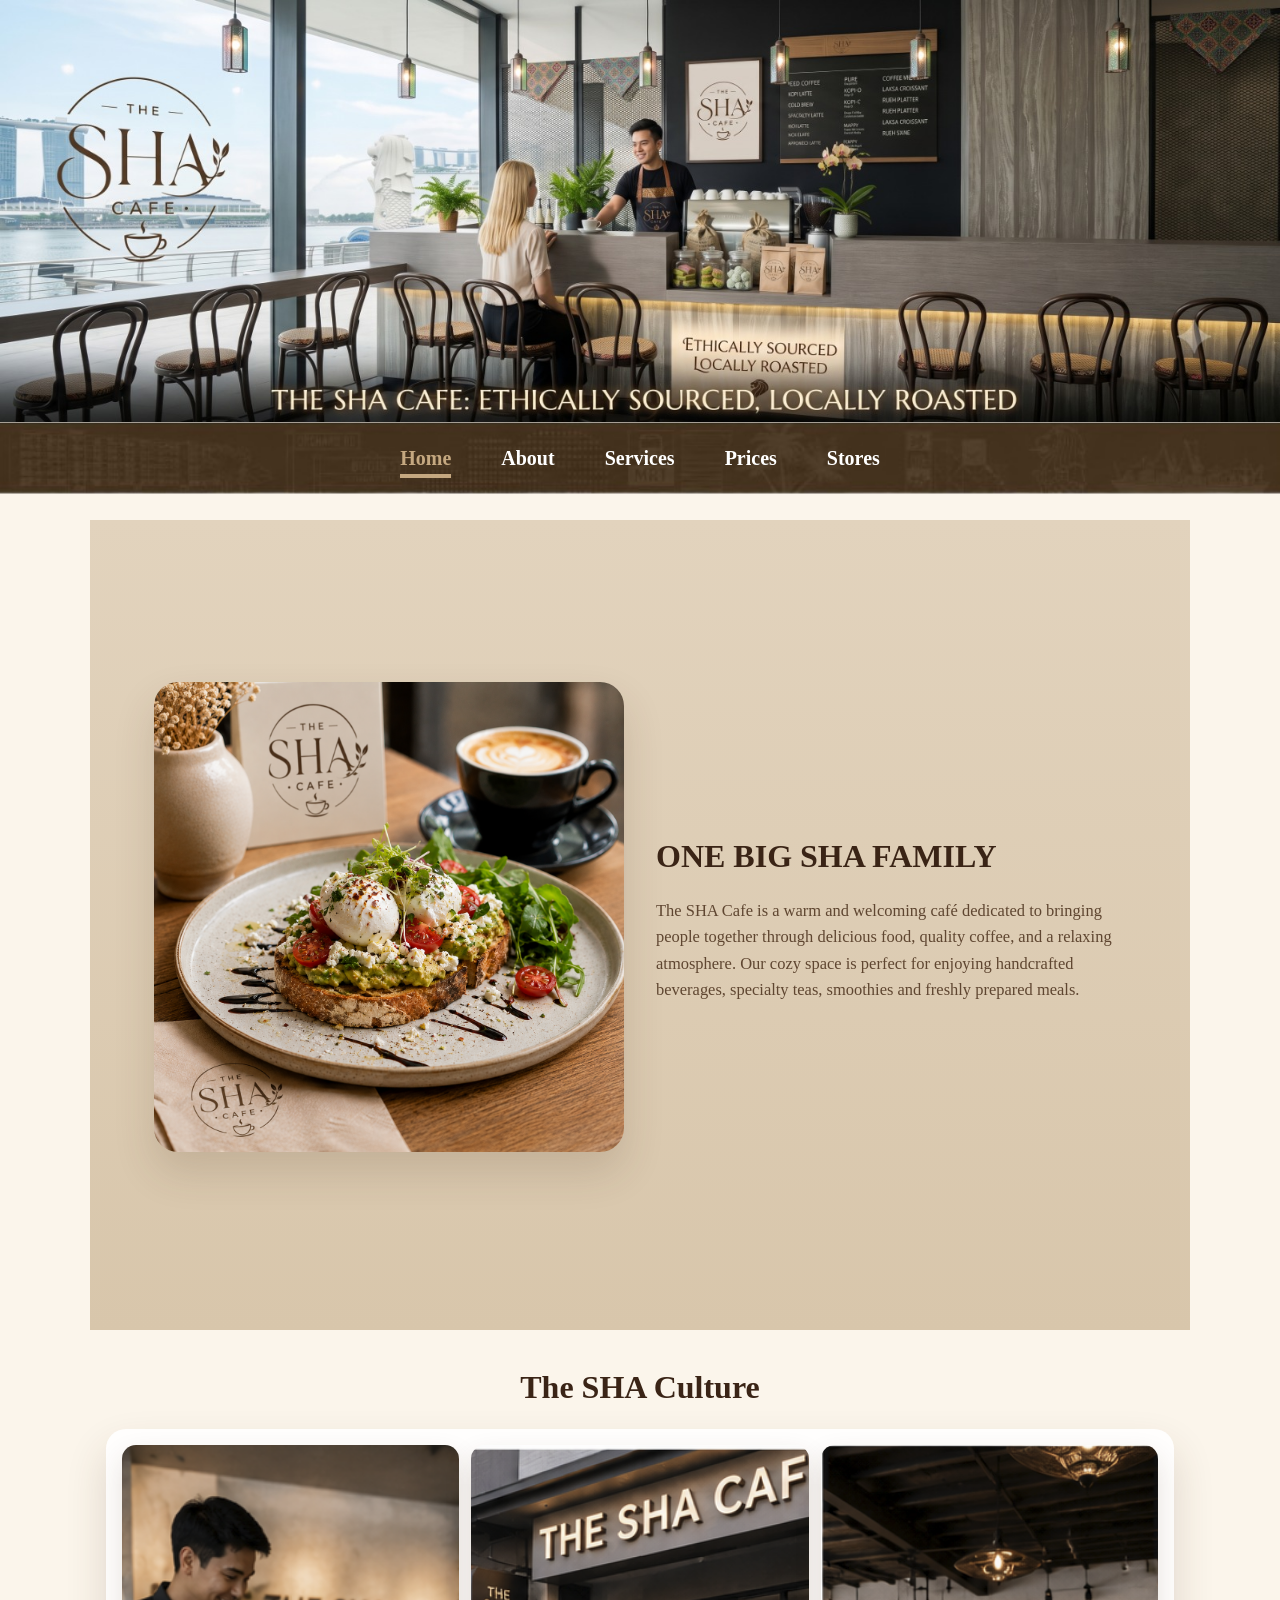
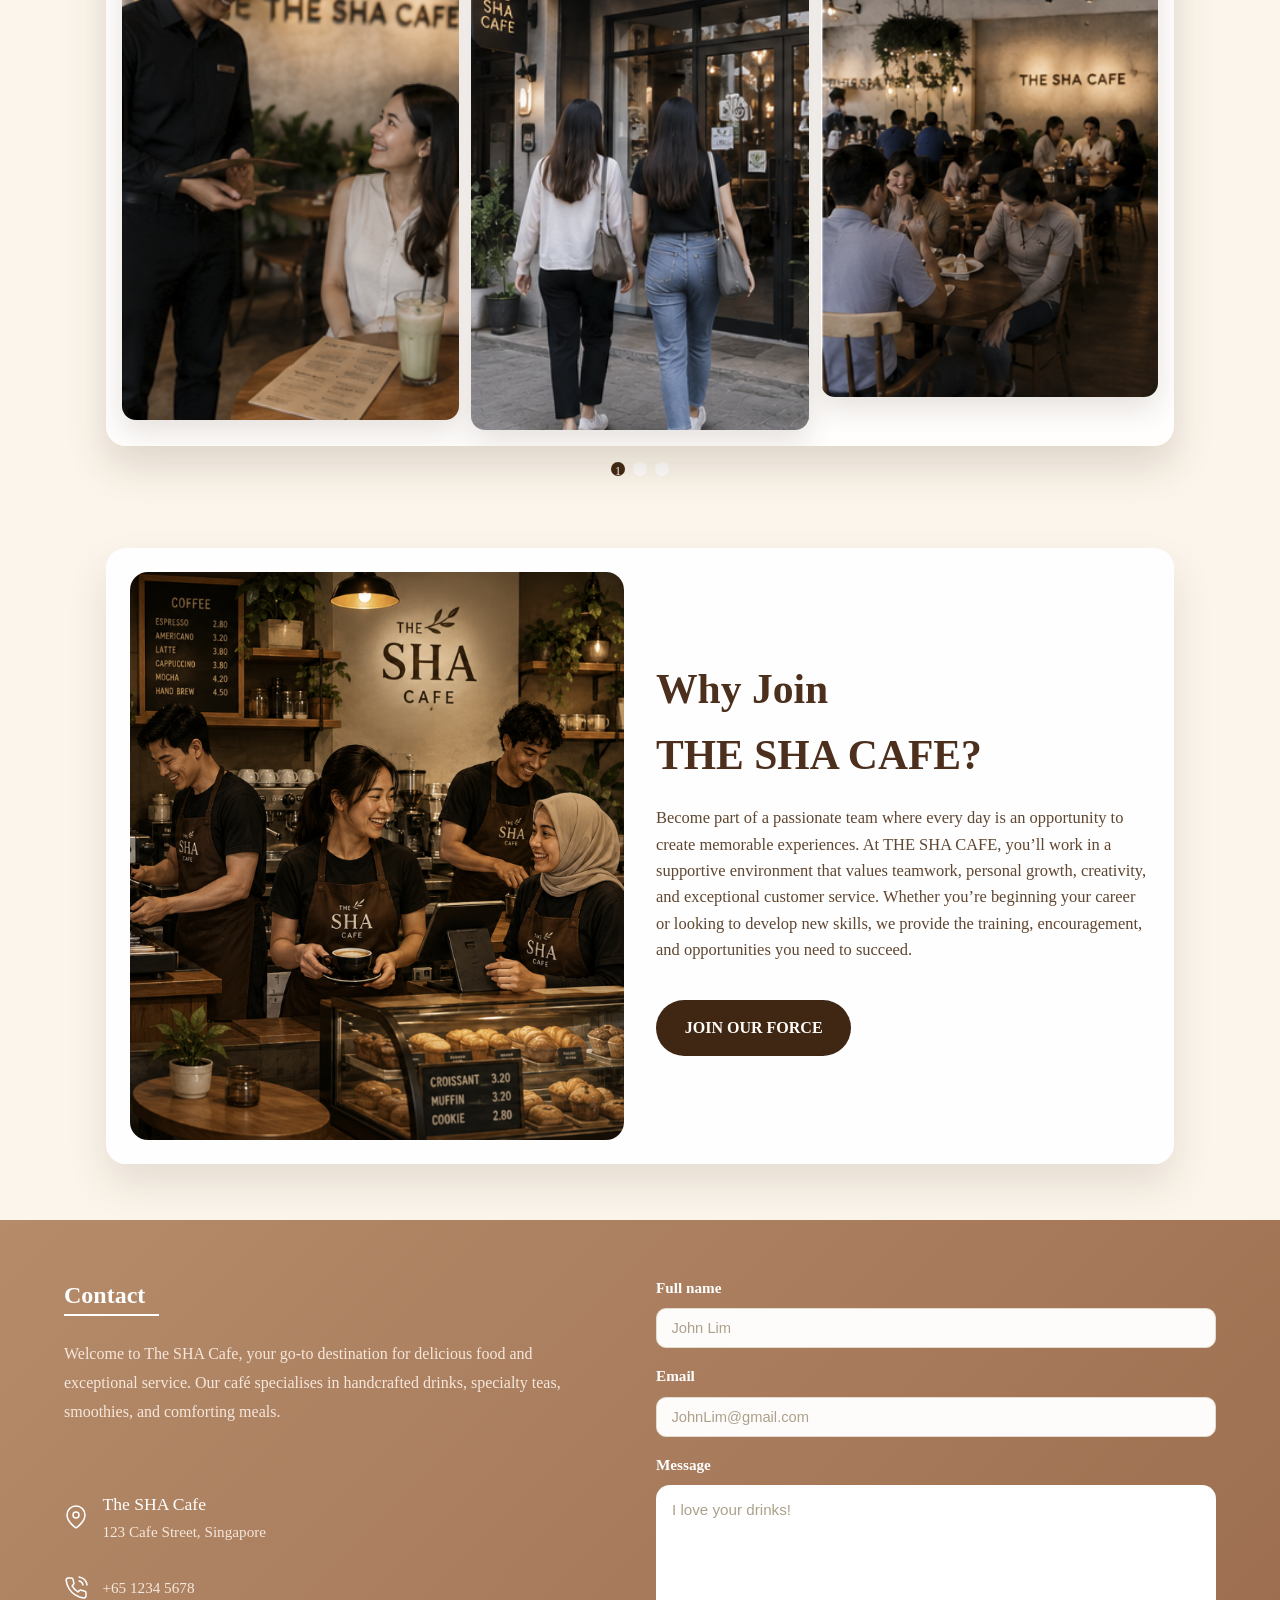
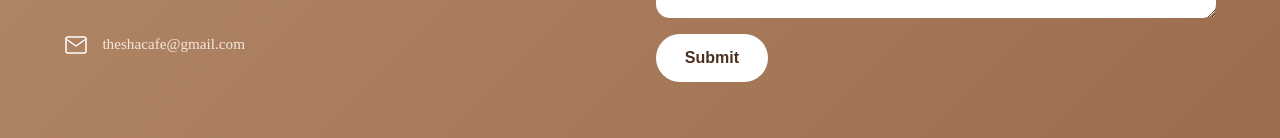
<file: It project/index.html>
<!--AUTHOR: PULAVARTHI ABHIJEET VARDHAN-->
<!--ADMIN NO: 261509L-->
<!-- ALL IMAGES AND SVGS WERE DONE BY AI-->
<!DOCTYPE html>
<html lang="en">
<head>
    <meta charset="UTF-8">
    <meta name="viewport" content="width=device-width, initial-scale=1.0">
    <title>THE SHA CAFE</title>
    <link rel="stylesheet" href="style.css">
</head>
<body>
    <!-- Opening logo animation screen -->
  <section class="logointro" aria-hidden="true">
    <div class="logowrap">
      <img
        class="logo"
        src="images/THE SHA CAFE LOGO.png"
        alt="The SHA Café logo"
      />
      <div class="shine"></div>
      <p class="welcometext">Welcome to SHA Café</p>
    </div>
  </section>
  <!-- websites content -->
    <header class="heroheader">
        <img src="images/Sha nav bar photo.jpeg" alt="The SHA Cafe banner" class="header-photo">
    </header>
    <nav class="navbar">
        <ul class="navlink">
            <li><a href="index.html" class="active">Home</a></li>
            <li><a href="about.html">About</a></li>
            <li><a href="services.html">Services</a></li>
            <li><a href="contact.html">Prices</a></li>
            <li><a href="contact.html">Stores</a></li>
        </ul>
    </nav>
    <br>
    <main>
        <section class="hero" id="home">
            <div class="heroimage">
                <img src="images/THS SHA CAFE.png" alt="The SHA Cafe interior">
            </div>
            <div class="herotext">
                <h2>ONE BIG SHA FAMILY</h2>
                <p>
                    The SHA Cafe is a warm and welcoming café dedicated to bringing people together through delicious food, quality coffee, and a relaxing atmosphere. Our cozy space is perfect for enjoying handcrafted beverages, specialty teas, smoothies and freshly prepared meals.
                </p>
            </div>
        </section>

        <section id="culture">
            <h2 class="section-title">The SHA Culture</h2>
            <div class="carousel">
                <input type="radio" id="slide1" name="carousel" checked>
                <input type="radio" id="slide2" name="carousel">
                <input type="radio" id="slide3" name="carousel">

                <div class="carousel-inner">
                    <div class="slides">
                        <div class="slide slide1">
                            <img src="images/Screenshot 2026-06-22 172841.png" alt="Culture image 1">
                            <img src="images/Screenshot 2026-06-22 170516.png" alt="Culture image 2">
                            <img src="images/Screenshot 2026-06-22 170541.png" alt="Culture image 3">
                        </div>
                        <div class="slide slide2">
                            <img src="images/Screenshot 2026-06-22 170557.png" alt="Culture image 4">
                            <img src="images/Screenshot 2026-06-22 170612.png" alt="Culture image 5">
                            <img src="images/Screenshot 2026-06-22 170637.png" alt="Culture image 6">
                        </div>
                        <div class="slide slide3">
                            <img src="images/Screenshot 2026-06-22 172850.png" alt="Culture image 7">
                            <img src="images/Screenshot 2026-06-22 172712.png" alt="Culture image 8">
                            <img src="images/Screenshot 2026-06-22 172802.png" alt="Culture image 9">
                        </div>
                    </div>
                </div>
                <div class="carouselcontrols">
                    <label for="slide1">1</label>
                    <label for="slide2">2</label>
                    <label for="slide3">3</label>
                </div>
            </div>
        </section>

        <section class="join-section">
            <div class="join-container">
                <div class="join-image">
                    <img src="images/carrer form photo.png" alt="Join our team at The SHA Cafe">
                </div>
                <div class="join-content">
                    <h2>Why Join<br>THE SHA CAFE?</h2>
                    <p>
                        Become part of a passionate team where every day is an opportunity to create memorable experiences. At THE SHA CAFE, you’ll work in a supportive environment that values teamwork, personal growth, creativity, and exceptional customer service. Whether you’re beginning your career or looking to develop new skills, we provide the training, encouragement, and opportunities you need to succeed.
                    </p>
                    <a class="join-btn" href="joinourforce.html">JOIN OUR FORCE</a>
                </div>
            </div>
        </section>

        <footer class="contactFooter" id="contact">
            <div class="contactLeft">
                <h2 class="contactTitle">Contact</h2>
                <div class="contactTitleLine"></div>
                <p class="contactDescription">
                    Welcome to The SHA Cafe, your go-to destination for delicious food and exceptional service. Our café specialises in handcrafted drinks, specialty teas, smoothies, and comforting meals.
                </p>
                <div class="contactInfo">
                    <div class="contactInfoItem">
                        <svg class="contactIcon" viewBox="0 0 24 24" fill="none" stroke="currentColor" stroke-width="1.5" stroke-linecap="round" stroke-linejoin="round">
                            <path d="M21 10c0 7-9 13-9 13s-9-6-9-13a9 9 0 0 1 18 0z"/>
                            <circle cx="12" cy="10" r="3"/>
                        </svg>
                        <div>
                            <span class="contactName">The SHA Cafe</span><br>
                            <span class="contactSub">123 Cafe Street, Singapore</span>
                        </div>
                    </div>
                    <div class="contactInfoItem">
                        <svg class="contactIcon" viewBox="0 0 24 24" fill="none" stroke="currentColor" stroke-width="1.5" stroke-linecap="round" stroke-linejoin="round">
                            <path d="M15.05 5A5 5 0 0 1 19 8.95M15.05 1A9 9 0 0 1 23 8.94m-1 7.98v3a2 2 0 0 1-2.18 2 19.79 19.79 0 0 1-8.63-3.07 19.5 19.5 0 0 1-6-6 19.79 19.79 0 0 1-3.07-8.67A2 2 0 0 1 4.11 2h3a2 2 0 0 1 2 1.72 12.84 12.84 0 0 0 .7 2.81 2 2 0 0 1-.45 2.11L8.09 9.91a16 16 0 0 0 6 6l1.27-1.27a2 2 0 0 1 2.11-.45 12.84 12.84 0 0 0 2.81.7A2 2 0 0 1 22 16.92z"/>
                        </svg>
                        <span class="contactPhone">+65 1234 5678</span>
                    </div>
                    <div class="contactInfoItem">
                        <svg class="contactIcon" viewBox="0 0 24 24" fill="none" stroke="currentColor" stroke-width="1.5" stroke-linecap="round" stroke-linejoin="round">
                            <path d="M4 4h16a2 2 0 0 1 2 2v12a2 2 0 0 1-2 2H4a2 2 0 0 1-2-2V6a2 2 0 0 1 2-2z"/>
                            <polyline points="22,6 12,13 2,6"/>
                        </svg>
                        <span class="contactSub">theshacafe@gmail.com</span>
                    </div>
                </div>
            </div>

            <div class="contactRight">
                <form id="contactForm" action="thankyou.html">
                    <div class="formGroup">
                        <label for="full-name">Full name</label>
                        <input type="text" id="full-name" name="full-name" placeholder="John Lim" required>
                    </div>
                    <div class="formGroup">
                        <label for="email">Email</label>
                        <input type="email" id="email" name="email" placeholder="JohnLim@gmail.com" required>
                    </div>
                    <div class="formGroup">
                        <label for="message">Message</label>
                        <textarea id="message" name="message" rows="6" placeholder="I love your drinks!" required></textarea>
                    </div>
                    <button class="submitBtn" type="submit">Submit</button>
                </form>
            </div>
        </footer>
    </main>
</body>
</html>
</file>
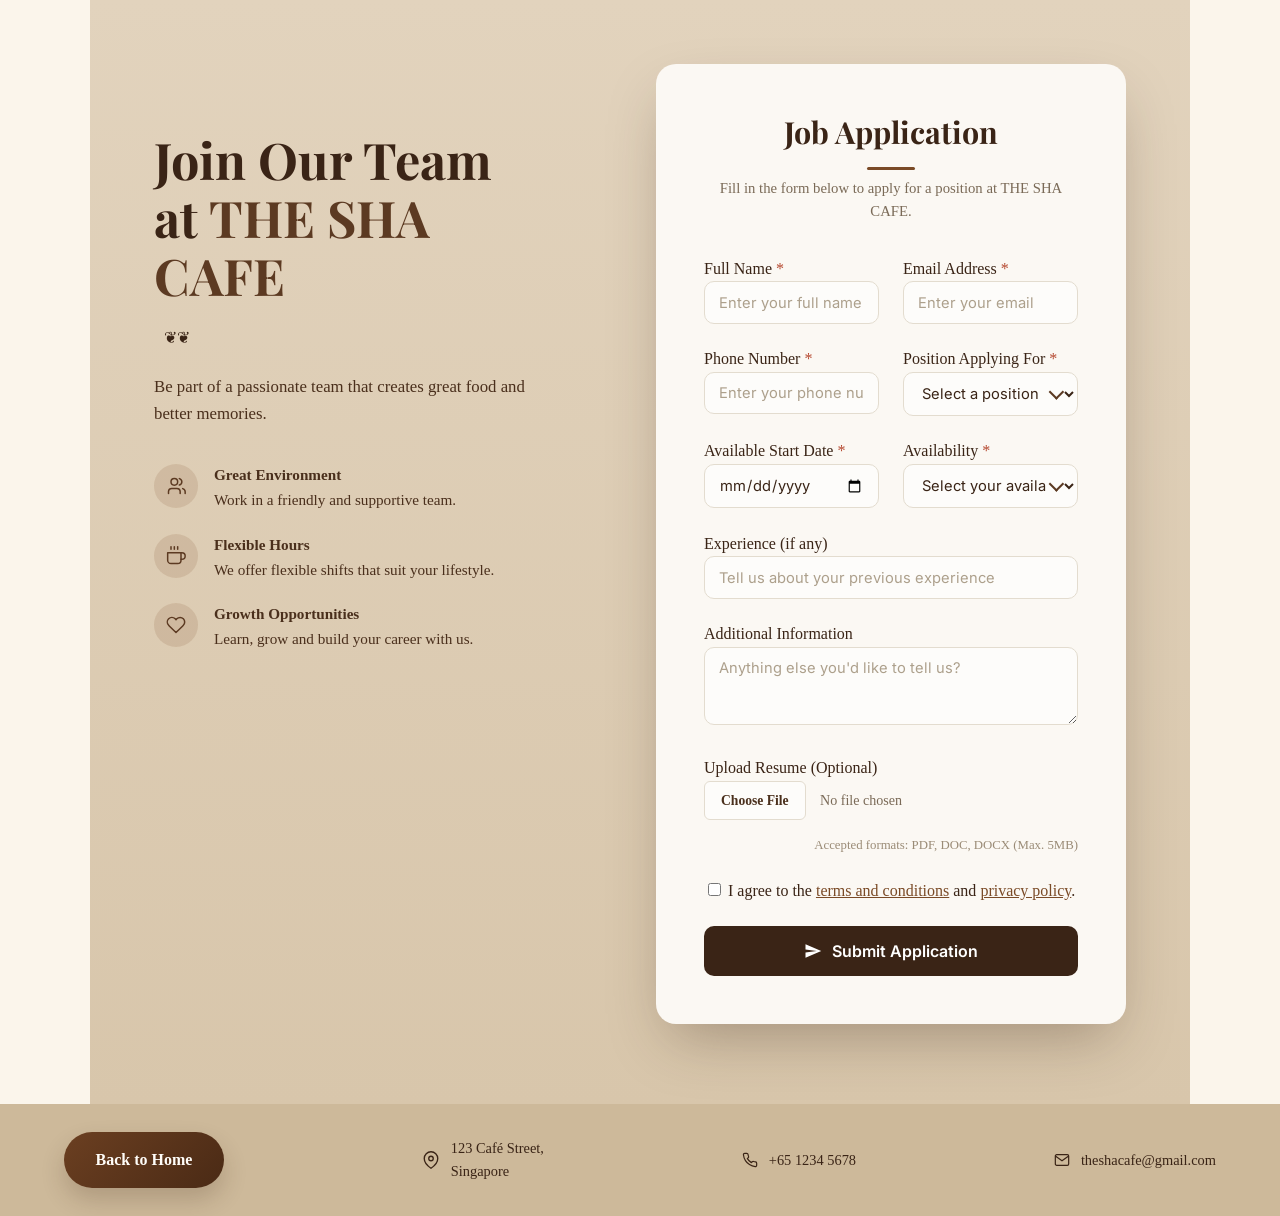
<file: It project/Joinourforce.html>
<!--AUTHOR: PULAVARTHI ABHIJEET VARDHAN-->
<!--ADMIN NO: 261509L-->
<!-- ALL IMAGES AND SVGS WERE DONE BY AI-->
<!DOCTYPE html>
<html lang="en">
<head>
<meta charset="UTF-8">
<meta name="viewport" content="width=device-width, initial-scale=1.0">
<title>Job Application — THE SHA CAFE</title>
<link rel="preconnect" href="https://fonts.googleapis.com">
<link rel="preconnect" href="https://fonts.gstatic.com" crossorigin>
<link href="https://fonts.googleapis.com/css2?family=Playfair+Display:wght@600;700&family=Inter:wght@400;500;600;700&display=swap" rel="stylesheet">
<link rel="stylesheet" href="style.css">
</head>
<body>
<header class="hero">
  <div class="herocontent">
    <h1 class="herotitle">Join Our Team<br>at <span class="herotitle-accent">THE SHA CAFE</span></h1>
<!-- the line under CAFE-->
    <div class="herodivider" aria-hidden="true">
      <span class="herodivider-line"></span>
      <span class="herodivider-leaf">&#10086;&#10086;</span>
      <span class="herodivider-line"></span>
    </div>

    <p class="herostyling">Be part of a passionate team that creates great food and better memories.</p>

    <ul class="herobenefitstyling">
      <li class="hernobenefit">
        <span class="hernobenefiticon" aria-hidden="true">
          <svg viewBox="0 0 24 24" width="20" height="20" fill="none" stroke="currentColor" stroke-width="1.8" stroke-linecap="round" stroke-linejoin="round"><path d="M17 21v-2a4 4 0 0 0-4-4H7a4 4 0 0 0-4 4v2"/><circle cx="10" cy="7" r="4"/><path d="M23 21v-2a4 4 0 0 0-3-3.87"/><path d="M16 3.13a4 4 0 0 1 0 7.75"/></svg>
        </span>
        <span class="herobenefittext">
          <strong>Great Environment</strong>
          Work in a friendly and supportive team.
        </span>
      </li>
      <li class="hernobenefit">
        <span class="hernobenefiticon" aria-hidden="true">
          <svg viewBox="0 0 24 24" width="20" height="20" fill="none" stroke="currentColor" stroke-width="1.8" stroke-linecap="round" stroke-linejoin="round"><path d="M18 8h1a4 4 0 0 1 0 8h-1"/><path d="M2 8h16v9a4 4 0 0 1-4 4H6a4 4 0 0 1-4-4V8z"/><line x1="6" y1="1" x2="6" y2="4"/><line x1="10" y1="1" x2="10" y2="4"/><line x1="14" y1="1" x2="14" y2="4"/></svg>
        </span>
        <span class="herobenefittext">
          <strong>Flexible Hours</strong>
          We offer flexible shifts that suit your lifestyle.
        </span>
      </li>
      <li class="hernobenefit">
        <span class="hernobenefiticon" aria-hidden="true">
          <svg viewBox="0 0 24 24" width="20" height="20" fill="none" stroke="currentColor" stroke-width="1.8" stroke-linecap="round" stroke-linejoin="round"><path d="M20.8 4.6a5.5 5.5 0 0 0-7.8 0L12 5.6l-1-1a5.5 5.5 0 0 0-7.8 7.8l1 1L12 21l7.8-7.6 1-1a5.5 5.5 0 0 0 0-7.8z"/></svg>
        </span>
        <span class="herobenefittext">
          <strong>Growth Opportunities</strong>
          Learn, grow and build your career with us.
        </span>
      </li>
    </ul>
  </div>

  

  <div class="form-panel">
    <main id="application-form" class="formcard">
      <h2 class="formcardTitle">Job Application</h2>
      <p class="formcardSubtitle">Fill in the form below to apply for a position at THE SHA CAFE.</p>

       <form id="contactForm" action="thankyou.html" method="get">
        <div class="fromgrid">

          <div class="field">
            <label for="full-name">Full Name <span class="required" aria-hidden="true">*</span></label>
            <input type="text" id="full-name" name="full-name" placeholder="Enter your full name" autocomplete="name" required aria-required="true">
          </div>

          <div class="field">
            <label for="email">Email Address <span class="required" aria-hidden="true">*</span></label>
            <input type="email" id="email" name="email" placeholder="Enter your email" autocomplete="email" required aria-required="true">
          </div>

          <div class="field">
            <label for="phone">Phone Number <span class="required" aria-hidden="true">*</span></label>
            <input type="tel" id="phone" name="phone" placeholder="Enter your phone number" autocomplete="tel" required aria-required="true">
          </div>

          <div class="field">
            <label for="position">Position Applying For <span class="required" aria-hidden="true">*</span></label>
            <div class="selectwrap">
              <select id="position" name="position" required aria-required="true" defaultValue="">
                <option value="" disabled selected>Select a position</option>
                <option value="barista">Barista</option>
                <option value="cook">Cook</option>
                <option value="server">Server / Waitstaff</option>
                <option value="cashier">Cashier</option>
                <option value="manager">Shift Manager</option>
                <option value="other">Cleaner</option>
              </select>
            </div>
          </div>

          <div class="field">
            <label for="start-date">Available Start Date <span class="required" aria-hidden="true">*</span></label>
            <input type="date" id="start-date" name="start-date" placeholder="dd/mm/yyyy" required aria-required="true">
          </div>

          <div class="field">
            <label for="availability">Availability <span class="required" aria-hidden="true">*</span></label>
            <div class="selectwrap">
              <select id="availability" name="availability" required aria-required="true" defaultValue="">
                <option value="" disabled selected>Select your availability</option>
                <option value="full-time">Full-time</option>
                <option value="part-time">Part-time</option>
                <option value="weekends">Weekends only</option>
                <option value="flexible">Flexible / On-call</option>
              </select>
            </div>
          </div>

          <div class="field fieldfull">
            <label for="experience">Experience (if any)</label>
            <input type="text" id="experience" name="experience" placeholder="Tell us about your previous experience">
          </div>

          <div class="field fieldfull">
            <label for="additional-info">Additional Information</label>
            <textarea id="additional-info" name="additional-info" rows="3" placeholder="Anything else you'd like to tell us?"></textarea>
          </div>

          <div class="field fieldfull">
            <label for="resume">Upload Resume (Optional)</label>
            <div class="filerow">
              <label class="filebutton" for="resume">
                Choose File
                <input type="file" id="resume" name="resume" accept=".pdf,.doc,.docx" class="fileinput">
              </label>
              <span class="filestatus" id="filestatus">No file chosen</span>
              <span class="filehint" id="resume-hint">Accepted formats: PDF, DOC, DOCX (Max. 5MB)</span>
            </div>
          </div>

          <div class="field fieldfull fieldconsent">
            <input type="checkbox" id="consent" name="consent" required aria-required="true" aria-describedby="consent-label">
            <label for="consent" id="consent-label">
              I agree to the <a href="#terms">terms and conditions</a> and <a href="#privacy">privacy policy</a>.
            </label>
          </div>

          <div class="field fieldfull">
            <button type="submit" class="submit-btn">
              <svg viewBox="0 0 24 24" width="18" height="18" fill="currentColor" aria-hidden="true"><path d="M2.01 21L23 12 2.01 3 2 10l15 2-15 2z"/></svg>
              Submit Application
            </button>
          </div>

        </div>
      </form>
    </main>
  </div>
</header>

<footer class="sitefooter">
  <a href="index.html" class="footerhome-btn">Back to Home</a>
  
  <div class="footeritem">
    <span class="footer-icon" aria-hidden="true">
      <svg viewBox="0 0 24 24" width="18" height="18" fill="none" stroke="currentColor" stroke-width="1.8"><path d="M21 10c0 7-9 13-9 13s-9-6-9-13a9 9 0 0 1 18 0z"/><circle cx="12" cy="10" r="3"/></svg>
    </span>
    <span>123 Café Street,<br>Singapore</span>
  </div>

  <div class="footeritem">
    <span class="footer-icon" aria-hidden="true">
      <svg viewBox="0 0 24 24" width="16" height="16" fill="none" stroke="currentColor" stroke-width="1.8"><path d="M22 16.92v3a2 2 0 0 1-2.18 2 19.79 19.79 0 0 1-8.63-3.07 19.5 19.5 0 0 1-6-6 19.79 19.79 0 0 1-3.07-8.67A2 2 0 0 1 4.11 2h3a2 2 0 0 1 2 1.72c.127.96.361 1.903.7 2.81a2 2 0 0 1-.45 2.11L8.09 9.91a16 16 0 0 0 6 6l1.27-1.27a2 2 0 0 1 2.11-.45c.907.339 1.85.573 2.81.7A2 2 0 0 1 22 16.92z"/></svg>
    </span>
    <a href="tel:+6512345678">+65 1234 5678</a>
  </div>

  <div class="footeritem">
    <span class="footer-icon" aria-hidden="true">
      <svg viewBox="0 0 24 24" width="16" height="16" fill="none" stroke="currentColor" stroke-width="1.8"><rect x="2" y="4" width="20" height="16" rx="2"/><path d="m22 6-10 7L2 6"/></svg>
    </span>
    <a href="mailto:hello@theshacafe.sg">theshacafe@gmail.com</a>
  </div>

 
</footer>

</body>
</html>
</file>
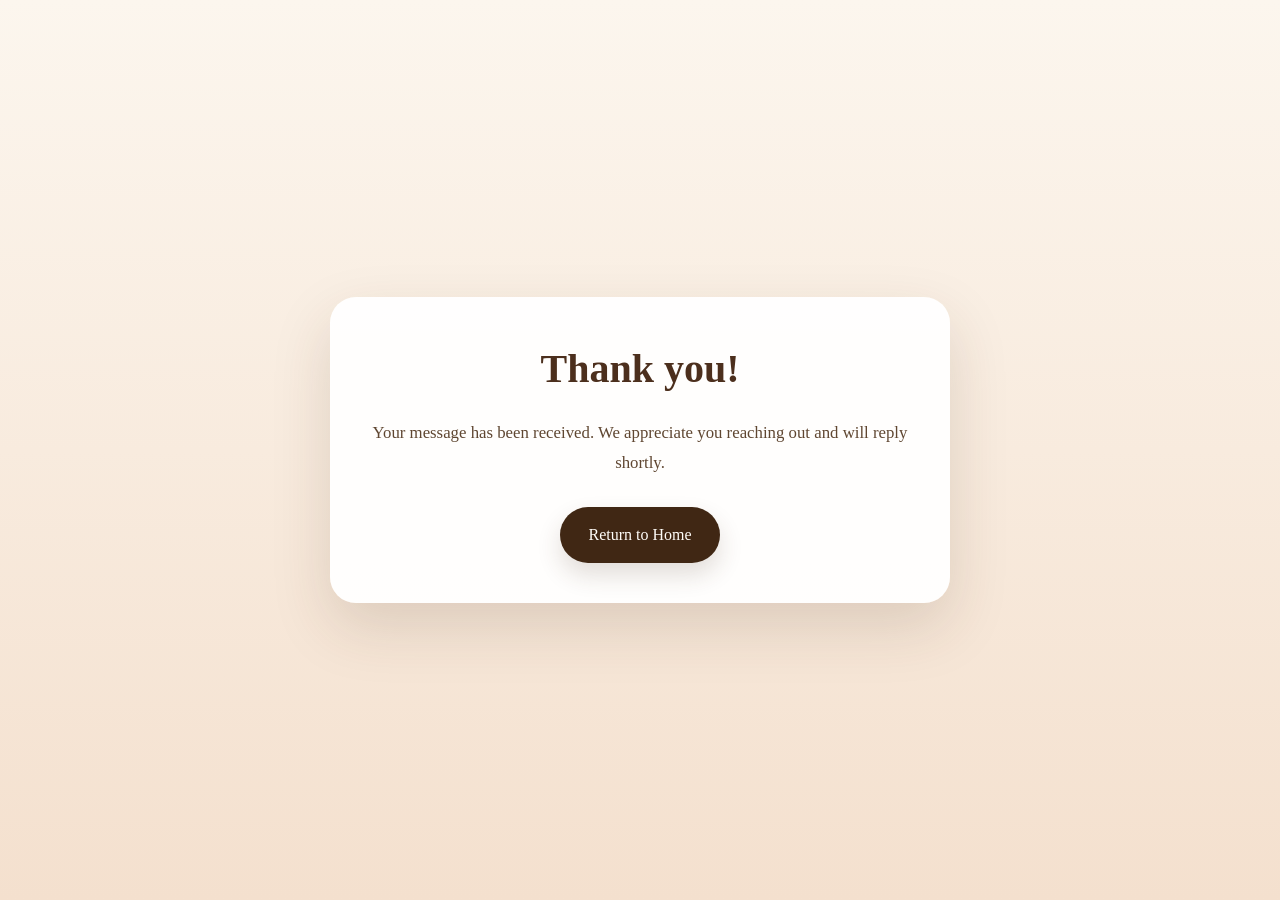
<file: It project/thankyou.html>
<!--AUTHOR: PULAVARTHI ABHIJEET VARDHAN-->
<!--ADMIN NO: 261509L-->
<!-- ALL IMAGES AND SVGS WERE DONE BY AI-->
<!DOCTYPE html>
<html lang="en">
<head>
    <meta charset="UTF-8">
    <meta name="viewport" content="width=device-width, initial-scale=1.0">
    <title>Thank You - The SHA Cafe</title>
    <link rel="stylesheet" href="style.css">
</head>
<body>
    <div class="thankyouSection">
        <div class="thankyouCard">
            <h1>Thank you!</h1>
            <p>Your message has been received. We appreciate you reaching out and will reply shortly.</p>
            <a href="index.html">Return to Home</a>
        </div>
    </div>
</body>
</html>
</file>
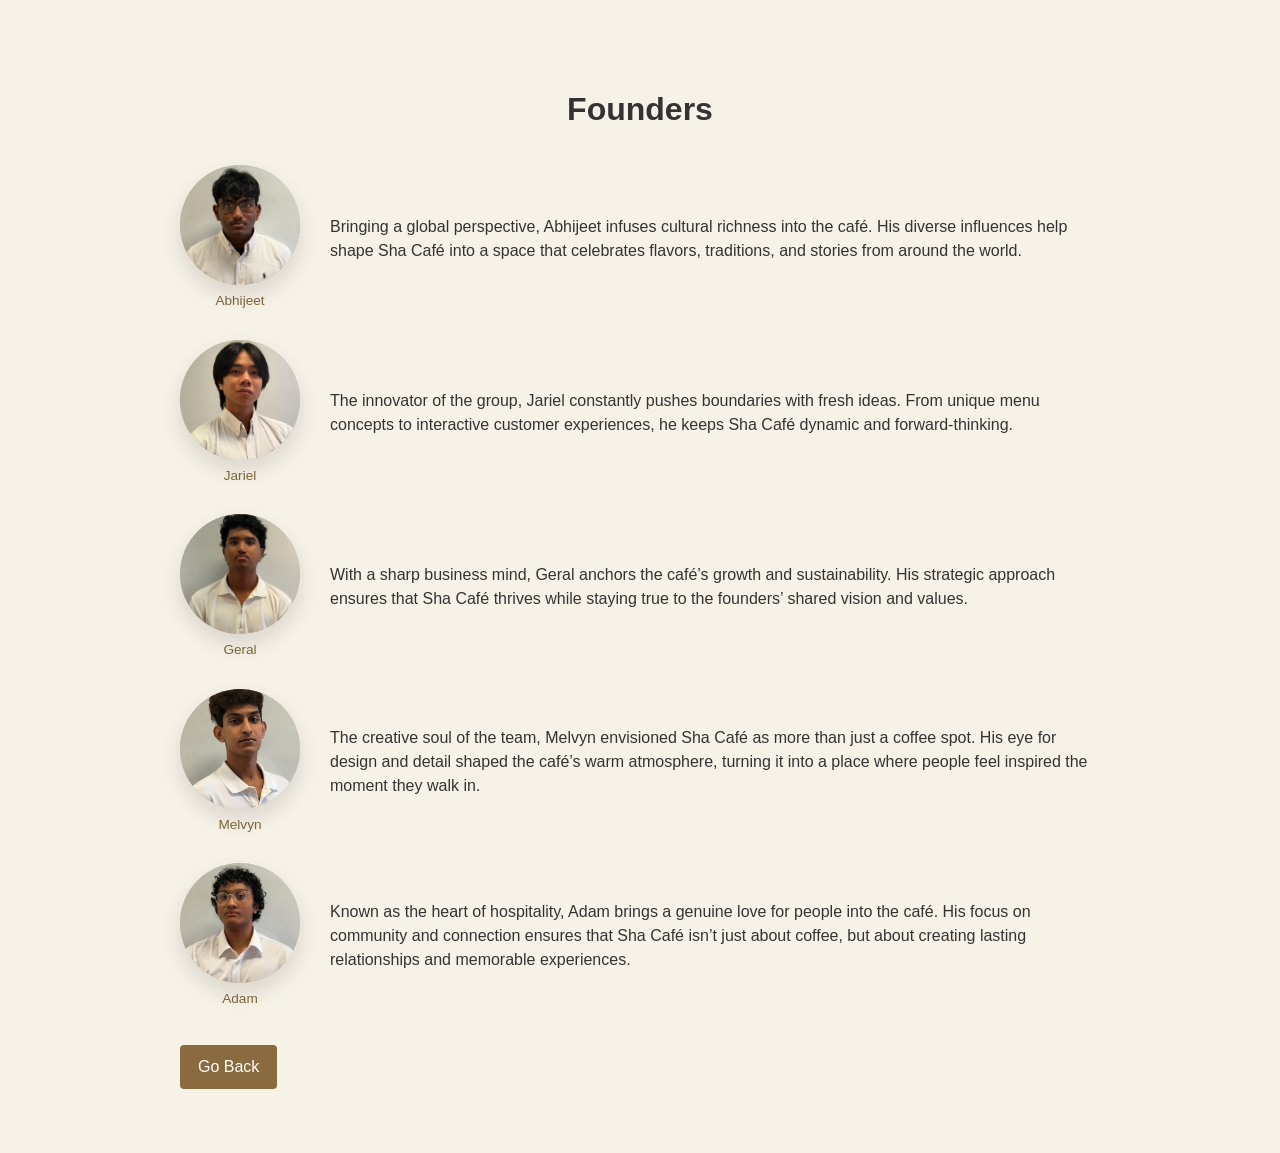
<file: Website/founders.html>
<!-- Geral Rohan Dharmaraj 261120H -->
<!DOCTYPE html>
<html lang="en">
<!-- Header -->
  <head>
    <meta charset="UTF-8" />
    <meta name="viewport" content="width=device-width, initial-scale=1.0" />
    <title>Founders</title>
    <link rel="stylesheet" href="style.css" />
  </head>

  <body>
    <main class="founders_page">
      <h1>Founders</h1>
      
<!-- Abhijeet -->
      <section class="founder_item">
        <div class="photo_block">
          <div class="circle_photo">
            <img src="images/Abhijeet founder photo.png" alt="Abhijeet" />
          </div>
          <p class="image_credit">Abhijeet</p>
        </div>
        <div class="founder_description">
          <p>
            Bringing a global perspective, Abhijeet infuses cultural richness into the café. 
            His diverse influences help shape Sha Café into a space that celebrates flavors, traditions, and stories from around the world.
          </p>
        </div>
      </section>
<!-- Jariel-->
      <section class="founder_item">
        <div class="photo_block">
          <div class="circle_photo">
            <img src="images/Jariel founder photo.png" alt="Jariel" />
          </div>
          <p class="image_credit">Jariel</p>
        </div>
        <div class="founder_description">
          <p>
             The innovator of the group, Jariel constantly pushes boundaries with fresh ideas. 
             From unique menu concepts to interactive customer experiences, he keeps Sha Café dynamic and forward-thinking.
          </p>
        </div>
      </section>
<!-- Geral-->
      <section class="founder_item">
        <div class="photo_block">
          <div class="circle_photo">
            <img src="images/Geral founder photo.png" alt="Geral" />
          </div>
          <p class="image_credit">Geral</p>
        </div>
        <div class="founder_description">
          <p>
            With a sharp business mind, Geral anchors the café’s growth and sustainability. 
            His strategic approach ensures that Sha Café thrives while staying true to the founders’ shared vision and values.
          </p>
        </div>
      </section>
<!-- Melvin-->
      <section class="founder_item">
        <div class="photo_block">
          <div class="circle_photo">
            <img src="images/Melvyn founder photo.png" alt="Melvyn" />
          </div>
          <p class="image_credit">Melvyn</p>
        </div>
        <div class="founder_description">
          <p>
            The creative soul of the team, Melvyn envisioned Sha Café as more than just a coffee spot. 
            His eye for design and detail shaped the café’s warm atmosphere, turning it into a place where people feel inspired the moment they walk in.
          </p>
        </div>
      </section>
<!-- Adam -->
      <section class="founder_item">
        <div class="photo_block">
          <div class="circle_photo">
            <img src="images/Adam founder photo.png" alt="Adam" />
          </div>
          <p class="image_credit">Adam</p>
        </div>
        <div class="founder_description">
          <p>
            Known as the heart of hospitality, Adam brings a genuine love for people into the café. 
            His focus on community and connection ensures that Sha Café isn’t just about coffee, but about creating lasting relationships and memorable experiences.
          </p>
        </div>
      </section>
<!-- Go Back button -->
      <a class="button" href="about us.html">Go Back</a>

    </main>
  </body>
</html>
</file>
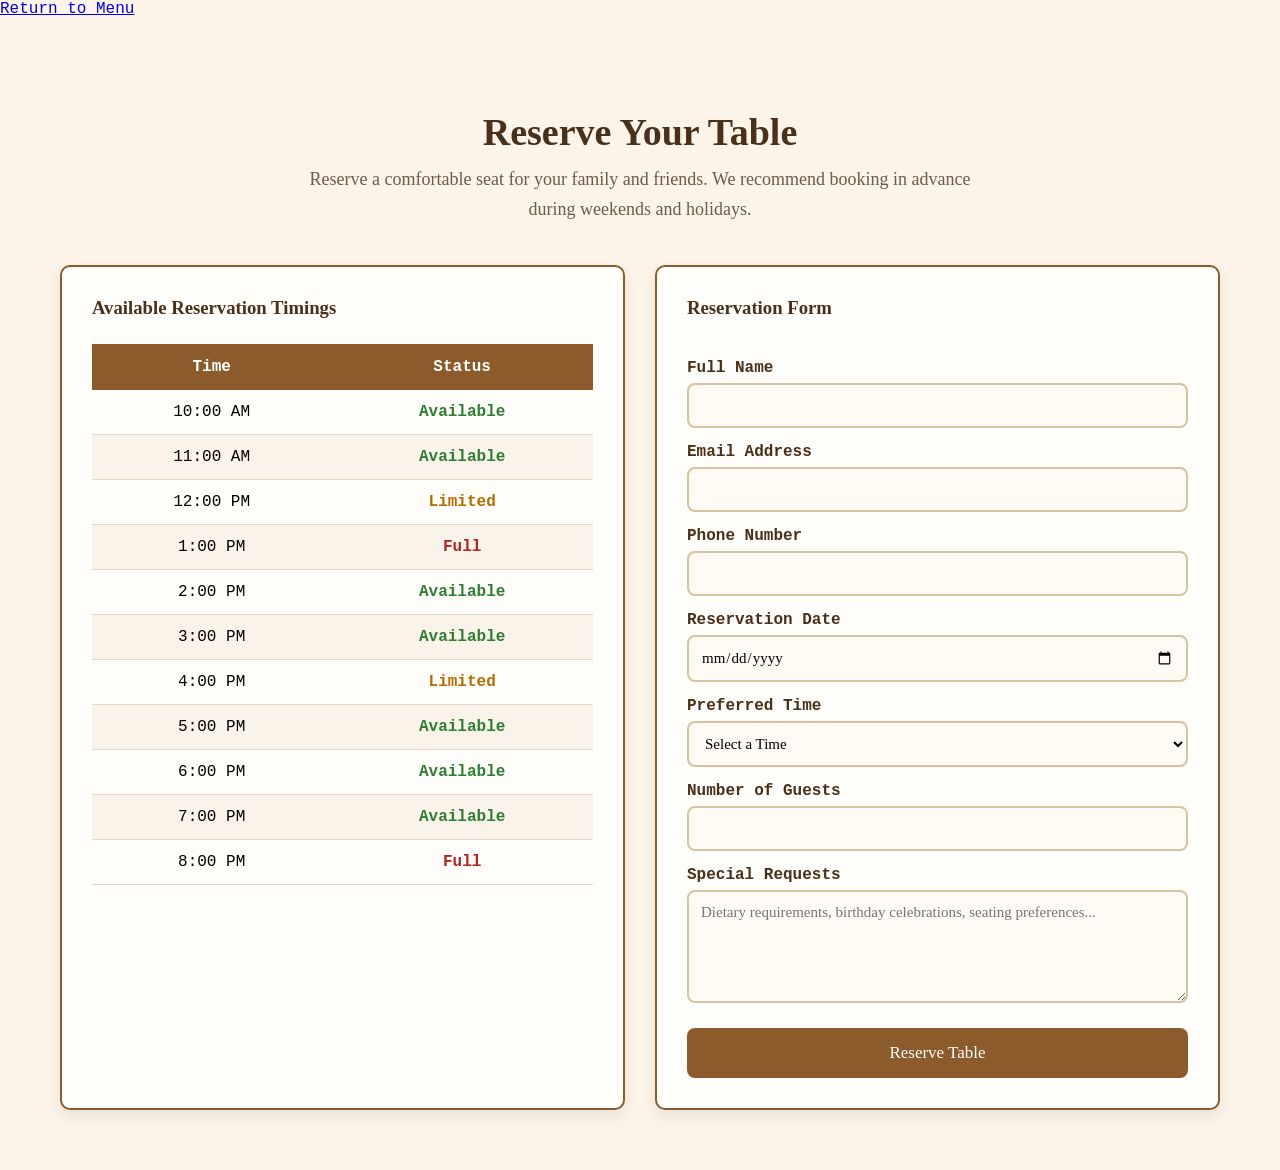
<file: Sha Family Project.slnx/Code File/reservations.html>
<!---AUTHOR: ADAM MUHAMMAD BIN YUZAIREE, 
	ADMIN NO: 261483P
	--->

<!--BUTTONS AND TYPE REQ CODE CREDITED TO W3SCHOOLS-->
<!DOCTYPE html>
<html lang="en">
<head>
	<meta charset="utf-8">
	<meta name="viewport" content="width=device-width,initial-scale=1">
	<link rel="stylesheet" href="style.css">
  <a href="Sha Family Menu.html">Return to Menu</a>
</head>
<body>
<section class="reservation-section">

    <div class="reservation-title">
        <h2>Reserve Your Table</h2>
        <p>Reserve a comfortable seat for your family and friends. We recommend booking in advance during weekends and holidays.</p>
    </div>

    <div class="reservation-wrapper">

<!--RESERVATION LEFT-->
        <div class="reservation-card">
            <h3>Available Reservation Timings</h3>
            <table class="reservation-table">
                <thead>
                    <tr>
                        <th>Time</th>
                        <th>Status</th>
                    </tr>
                </thead>
                <tbody>
                    <tr><td>10:00 AM</td><td class="available">Available</td></tr>
                    <tr><td>11:00 AM</td><td class="available">Available</td></tr>
                    <tr><td>12:00 PM</td><td class="limited">Limited</td></tr>
                    <tr><td>1:00 PM</td><td class="full">Full</td></tr>
                    <tr><td>2:00 PM</td><td class="available">Available</td></tr>
                    <tr><td>3:00 PM</td><td class="available">Available</td></tr>
                    <tr><td>4:00 PM</td><td class="limited">Limited</td></tr>
                    <tr><td>5:00 PM</td><td class="available">Available</td></tr>
                    <tr><td>6:00 PM</td><td class="available">Available</td></tr>
                    <tr><td>7:00 PM</td><td class="available">Available</td></tr>
                    <tr><td>8:00 PM</td><td class="full">Full</td></tr>
                </tbody>
            </table>
        </div>

<!-- RESERVATION RIGHT -->
        <div class="reservation-card">
            <h3>Reservation Form</h3>
            <form action="#">
                <label>Full Name</label>
                <input type="text" required>
                <label>Email Address</label>
                <input type="email" required>
                <label>Phone Number</label>
                <input type="tel" required>
                <label>Reservation Date</label>
                <input type="date" required>
                <label>Preferred Time</label>
                <select required>
                    <option>Select a Time</option>
                    <option>10:00 AM</option>
                    <option>11:00 AM</option>
                    <option>12:00 PM</option>
                    <option>2:00 PM</option>
                    <option>3:00 PM</option>
                    <option>4:00 PM</option>
                    <option>5:00 PM</option>
                    <option>6:00 PM</option>
                    <option>7:00 PM</option>
                </select>
                <label>Number of Guests</label>
                <input type="number" min="1" max="12" required>
                <label>Special Requests</label>
                <textarea rows="5"
                placeholder="Dietary requirements, birthday celebrations, seating preferences..."></textarea>
                <button type="submit" class="reservation-btn">
                    Reserve Table
                </button>
            </form>
        </div>
    </div>
</section>
</body>
</html>
</file>
<file: It project/style.css>
:root {
    color-scheme: light;
    --cream: #f7efe8;
    --cream-dark: #efe0d2;
    --brown: #7a4f2f;
    --brown-dark: #4c2f1d;
    --wood: #b98c5f;
    --white: #fffdf9;
}

* {
    box-sizing: border-box;
}

body {
    margin: 0;
    min-height: 100vh;
    background: linear-gradient(180deg, #fcf6ee 0%, var(--cream) 100%);
    color: var(--brown-dark);
    font-family: "Segoe UI", Tahoma, Geneva, Verdana, sans-serif;
    line-height: 1.6;
}
/*NAVBAR*/
.heroheader {
    margin: 0;
    padding: 0;
    width: 100%;
    display: block;
    overflow: hidden;
}

.header-photo {
    display: block;
    width: 100%;
    max-width: 100%;
    height: auto;
    object-fit: contain;
}
/* NAVBAR STYLING */
.navbar {
    background-color: #49301a;
    background-image: url("images/nav bar texture.jpeg");
    background-position: center;
    background-repeat: no-repeat;
    background-size: cover;
    overflow: hidden;
    display: flex;
    justify-content: center;
    padding: 20px 0;
}
/* spacing and removal of bullents for the navbar links*/
ul {
    display: flex;
    justify-content: center;
    list-style-type: none;
    padding: 0;
    margin-top: 0;
    margin: 0;
    gap: 50px;
}
/* colour transitions*/
ul li a {
    text-decoration: none;
    font-family: "CG Times", "Times New Roman", Times, serif;
    font-size: 20px;
    font-weight: bold;
    color: #fff;
    transition: color 0.3s ease-in-out;
    position: relative;

}
/* underline effect for the navbar links*/
ul li a::after{
    content: '';
    position: absolute;
    display: block;
    height: 0.2em;
    width: 0%;
    background-color: #c5a880;
    transition: width 0.3s ease-in-out;
}

ul li a:hover::after{
    width: 100%;
}

ul li a:hover{
    color: #c5a880;
}

ul li a.active {
    color: #c5a880;
}

ul li a.active::after {
    width: 100%;
}

img {
    display: block;
    width: 100%;
    height: auto;
    object-fit: cover;
}

h1,
h2,
h3 {
    font-family: Georgia, "Times New Roman", serif;
    margin: 0;
}

.pageheader {
    max-width: 1100px;
    margin: 0 auto;
    padding: 1.5rem 1rem 0.5rem;
    text-align: center;
}

.logo {
    margin: 0 auto 1rem;
    width: 120px;
}

.siteTitle {
    font-size: 2.6rem;
    color: var(--brown-dark);
    margin-bottom: 0.75rem;
}

.navlinks {
    display: flex;
    flex-wrap: wrap;
    justify-content: center;
    gap: 0.75rem;
    margin-bottom: 2rem;
}

.navlinks a {
    text-decoration: none;
    color: var(--brown-dark);
    background: rgba(255, 255, 255, 0.85);
    padding: 0.85rem 1.2rem;
    border-radius: 999px;
    font-weight: 600;
    transition: background 0.2s ease, transform 0.2s ease;
}

.navlinks a:hover {
    background: var(--cream-dark);
    transform: translateY(-1px);
}

.hero {
    max-width: 1100px;
    margin: 0 auto;
    display: grid;
    grid-template-columns: minmax(280px, 1fr) minmax(320px, 1.2fr);
    gap: 2rem;
    align-items: center;
    padding: 0 1rem 2rem;
}

.heroimage {
    border-radius: 24px;
    overflow: hidden;
    box-shadow: 0 20px 40px rgba(76, 47, 29, 0.16);
}

.herotext h2 {
    font-size: 2rem;
    margin-bottom: 1rem;
}

.herotext p {
    color: #5f4631;
    font-size: 1.03rem;
    margin: 0;
}

.section-title {
    text-align: center;
    margin: 2rem 0 1rem;
    font-size: 2rem;
}

.carousel {
    max-width: 1100px;
    margin: 0 auto 2.5rem;
    padding: 0 1rem;
}

.carousel input {
    display: none;
}

.carousel-inner {
    position: relative;
    overflow: hidden;
    border-radius: 20px;
    box-shadow: 0 20px 40px rgba(76, 47, 29, 0.16);
    background: rgba(255, 255, 255, 0.92);
}

.slides {
    display: grid;
    gap: 0.75rem;
    padding: 1rem;
}

.slide {
    display: none;
    grid-template-columns: repeat(3, minmax(0, 1fr));
    gap: 0.75rem;
}

.slide img {
    width: 100%;
    min-height: 180px;
    border-radius: 14px;
    box-shadow: 0 12px 28px rgba(76, 47, 29, 0.14);
}
/* show the right slide*/
#slide1:checked ~ .carousel-inner .slide1,
#slide2:checked ~ .carousel-inner .slide2,
#slide3:checked ~ .carousel-inner .slide3 {
    display: grid;
}

.carouselcontrols {
    display: flex;
    justify-content: center;
    gap: 0.5rem;
    padding: 1rem 0;
}

.carouselcontrols label {
    width: 14px;
    height: 14px;
    border-radius: 50%;
    background: rgba(255, 255, 255, 0.8);
    cursor: pointer;
    transition: transform 0.2s ease, background 0.2s ease;
    display: grid;
    place-items: center;
    font-size: 0.75rem;
    color: transparent;
}

.carouselcontrols label:hover {
    transform: scale(1.1);
}

#slide1:checked ~ .carouselcontrols label[for="slide1"],
#slide2:checked ~ .carouselcontrols label[for="slide2"],
#slide3:checked ~ .carouselcontrols label[for="slide3"] {
    background: var(--brown);
    color: white;
}
/* contact form formating and colour*/
.contactFooter {
    background: linear-gradient(135deg, #b58b6a 0%, #9b6d4e 100%);
    color: #fff;
    display: grid;
    grid-template-columns: 1fr 1fr;
    gap: 2rem;
    padding: 3.5rem 5%;
    margin-top: 2rem;
}

.contactTitleLine {
    width: 95px;
    height: 2px;
    background: #fff;
    margin-bottom: 1.5rem;
}
/*spacing for the svgs*/
.contactDescription {
    font-size: 1rem;
    line-height: 1.8;
    max-width: 520px;
    margin-bottom: 4rem;
    color: #f6e7dc;
}
/*space between the svgs*/
.contactInfo {
    display: grid;
    gap: 2rem;
}
/*allignment of the svgs and text*/
.contactInfoItem {
    display: flex;
    align-items: center;
    gap: 0.9rem;
}
/*size and colour of the svgs*/
.contactIcon {
    width: 24px;
    height: 24px;
    color: #fff;
    flex-shrink: 0;
}
/*styling of the text*/
.contactName {
    font-family: Georgia, serif;
    font-size: 1.1rem;
    color: #fff;
}

.contactPhone,
.contactSub {
    font-size: 0.95rem;
    color: #f6e7dc;
}

.formGroup {
    display: grid;
    gap: 0.5rem;
    margin-bottom: 1rem;
}

.formGroup label {
    color: #fff;
    font-size: 0.95rem;
    font-weight: 600;
}
/*styling of the input fields and textarea*/
.formGroup input,
.formGroup textarea {
    width: 100%;
    padding: 0.95rem 1rem;
    border-radius: 14px;
    border: none;
    background: #fff;
    color: #4c2f1d;
    font-size: 0.95rem;
    resize: vertical;
}
/*styling of the submit button*/
.submitBtn {
    background: #fff;
    color: #4c2f1d;
    border: none;
    border-radius: 999px;
    padding: 0.95rem 1.8rem;
    font-size: 1rem;
    font-weight: 600;
    cursor: pointer;
    transition: transform 0.2s ease, background 0.2s ease;
}
.submitBtn:hover {
    background: #f4e8dd;
    transform: translateY(-1px);
}
/* spacing of the join our force*/
.join-section {
  max-width: 1100px;
  margin: 2.5rem auto;
  padding: 1rem;
}
/*white border for the join our forces*/
.join-container {
  display: grid;
  grid-template-columns: 1fr 1fr;
  gap: 2rem;
  align-items: center;
  background: rgba(255,255,255,0.95);
  border-radius: 20px;
  padding: 1.5rem;
  box-shadow: 0 20px 40px rgba(76, 47, 29, 0.12);
}

.join-image img {
  width: 100%;
  height: auto;
  border-radius: 18px;
  object-fit: cover;
}
/*font size and colour of the paragraph*/
.join-content h2 {
  font-size: 2.6rem;
  color: var(--brown-dark);
  margin-bottom: 0.75rem;
}

.join-content p {
  color: #5f4631;
  font-size: 1.03rem;
  line-height: 1.6;
}
/* the join our force button*/
.join-btn {
  display: inline-block;
  margin-top: 1.25rem;
  background: var(--brown);
  color: var(--white);
  padding: 0.95rem 1.8rem;
  border-radius: 999px;
  text-decoration: none;
  font-weight: 700;
}
@media (max-width: 900px) {
    .hero {
        grid-template-columns: 1fr;
    }

    .contactFooter {
        grid-template-columns: 1fr;
    }
}

@media (max-width: 720px) {
    .siteTitle {
        font-size: 2rem;
    }

    .navlinks {
        gap: 0.5rem;
    }

    .carousel-inner {
        border-radius: 16px;
    }

    .slide {
        grid-template-columns: 1fr;
    }

    .carouselcontrols {
        gap: 0.35rem;
    }
}
/*hover effect for the join our force button*/
@media (max-width: 900px) {
  .join-container {
    grid-template-columns: 1fr;
    text-align: center;
  }

  .join-content h2 {
    font-size: 2rem;
  }

  .join-btn {
    display: block;
    margin: 1rem auto 0;
  }
}
/*-------------end  of index.html styling------------------*/
/* thank you page styling */
.thankyouSection {
    min-height: 100vh;
    display: flex;
    align-items: center;
    justify-content: center;
    padding: 2rem 1rem;
    background: linear-gradient(180deg, #fcf6ee 0%, #f4e0ce 100%);
}
/*white boardwer styling for the thank you page*/
.thankyouCard {
    max-width: 620px;
    width: 100%;
    padding: 2.5rem 2rem;
    background: rgba(255, 255, 255, 0.95);
    border-radius: 26px;
    box-shadow: 0 24px 60px rgba(76, 47, 29, 0.15);
    text-align: center;
}
/* thank you page heading styling*/
.thankyouCard h1 {
    font-size: 2.5rem;
    margin-bottom: 1rem;
    color: var(--brown-dark);
}

.thankyouCard p {
    color: #5f4631;
    font-size: 1.05rem;
    line-height: 1.8;
    margin-bottom: 1.75rem;
}
/*styling of the thank you button*/
.thankyouCard a {
    display: inline-block;
    text-decoration: none;
    background: var(--brown);
    color: var(--white);
    padding: 0.95rem 1.8rem;
    border-radius: 999px;
    box-shadow: 0 12px 24px rgba(76, 47, 29, 0.16);
    transition: transform 0.2s ease, background 0.2s ease;
}

.thankyouCard a:hover {
    background: var(--wood);
    transform: translateY(-1px);
}
/*-------------end of thank you page styling------------------*/
/*THE SHA CAFE — Job Application Page*/
:root {
  --color-bg-warm: #e2d3bd;
  --color-bg-warm-dark: #d8c6ab;
  --color-brown-900: #3a2416;
  --color-brown-800: #4a2f1c;
  --color-brown-700: #5c3a22;
  --color-brown-600: #6b4226;
  --color-brown-accent: #7a4a26;
  --color-cream: #faf7f2;
  --color-cream-card: #fbf8f3;
  --color-input-border: #e3dccf;
  --color-input-bg: #fdfcfa;
  --color-placeholder: #ada08c;
  --color-label: #3a2b1d;
  --color-footer-bg: #cdb99a;
  --color-focus-ring: #8a5a2e;

  --font-display: "Playfair Display", Georgia, "Times New Roman", serif;
  --font-body: "Inter", -apple-system, BlinkMacSystemFont, "Segoe UI", sans-serif;

  --radius-lg: 20px;
  --radius-md: 10px;
  --radius-sm: 6px;
}
/*tells browser to smoothly animated*/
html {
  scroll-behavior: smooth;
}

body {
  margin: 0;
  font-family: var(--font-body);
  color: var(--color-brown-900);
  background: var(--color-bg-warm);
}
/* removes the default margin and padding from all elements and sets the box-sizing to border-box*/
img, svg {
  display: block;
}
/* removes the default underline from all links and sets the colour to brown accent*/
a {
  color: var(--color-brown-accent);
}

/* gives the hero section a background colour and spacing*/
.hero {
  position: relative;
  min-height: 90vh;
  display: grid;
  grid-template-columns: 1fr 1fr;
  align-items: center;
  gap: 2rem;
  padding: 4rem 5vw 5rem;
  background: linear-gradient(180deg, var(--color-bg-warm) 0%, var(--color-bg-warm-dark) 100%);
  overflow: hidden;
}
/* gives the hero image a border radius and shadow*/
.heroillustration {
  width: 100%;
  height: 100%;
}
/* gives the hero content a proper spacing and alignment*/
.herocontent {
  position: relative;
  z-index: 1;
  max-width: 28rem;
  padding-right: 2rem;
  padding-bottom: 34vh;
}
/* gives the hero title a proper font size and colour*/
.herotitle {
  font-family: var(--font-display);
  font-weight: 700;
  font-size: clamp(2.2rem, 4vw, 3.15rem);
  line-height: 1.15;
  margin: 0 0 1.25rem;
  color: var(--color-brown-900);
}
/* colour for the sha cafe title*/
.herotitle-accent {
  color: var(--color-brown-700);
}
/* line for title and paragraph*/
.herodivider {
  display: flex;
  align-items: center;
  gap: 0.6rem;
  margin-bottom: 1.5rem;
}
/* line for title and paragraph*/
.herodividerline {
  width: 2.5rem;
  height: 2px;
  background: var(--color-brown-accent);
}
/* gives the hero paragraph a proper font size and colour*/
.herostyling {
  font-size: 1.05rem;
  line-height: 1.6;
  color: var(--color-brown-800);
  max-width: 24rem;
  margin: 0 0 2.25rem;
}
/* gives the hero benefits a proper spacing and removes bullets*/
.herobenefitstyling {
  list-style: none;
  margin: 0;
  padding: 0;
  display: flex;
  flex-direction: column;
  gap: 1.35rem;
}
/* gives the hero benefits a proper spacing and alignment*/
.hernobenefit {
  display: flex;
  align-items: flex-start;
  gap: 1rem;
}

.hernobenefiticon {
  flex: none;
  width: 2.75rem;
  height: 2.75rem;
  border-radius: 50%;
  background: rgba(122, 74, 38, 0.14);
  color: var(--color-brown-700);
  display: flex;
  align-items: center;
  justify-content: center;
}

.herobenefittext {
  display: flex;
  flex-direction: column;
  gap: 0.15rem;
  font-size: 0.95rem;
  line-height: 1.5;
  color: var(--color-brown-800);
}

.herobenefittextStrong {
  font-size: 1rem;
  color: var(--color-brown-900);
}

/*border for the form*/
.formcard{
  background: var(--color-cream-card);
  border-radius: var(--radius-lg);
  box-shadow: 0 25px 60px -15px rgba(58, 36, 22, 0.35);
  padding: 2.75rem 3rem 3rem;
  max-width: 42rem;
  margin-left: auto;
}
/* gives the form title a proper font size and colour*/
.formcardTitle {
  font-family: var(--font-display);
  font-weight: 700;
  font-size: 1.9rem;
  text-align: center;
  margin: 0 0 0.4rem;
  color: var(--color-brown-900);
  position: relative;
  padding-bottom: 0.85rem;
}
/*a line under the job application*/
.formcardTitle::after {
  content: "";
  position: absolute;
  bottom: 0;
  left: 50%;
  transform: translateX(-50%);
  width: 3rem;
  height: 3px;
  background: var(--color-brown-accent);
  border-radius: 2px;
}
/*gives the form the font size and colour*/
.formcardSubtitle {
  text-align: center;
  color: #7a6a57;
  font-size: 0.92rem;
  margin: 0 0 2rem;
}
/* gives the form a proper spacing and alignment*/
.fromgrid {
  display: grid;
  grid-template-columns: 1fr 1fr;
  gap: 1.4rem 1.5rem;
}

/* proper spacing of the textarea*/
.fieldfull {
  grid-column: 1 / -1;
}
/* bolds the label of the textarea*/
.fieldlabel {
  font-size: 0.88rem;
  font-weight: 600;
  color: var(--color-label);
}

.required {
  color: #b5482f;
}
/* give font size and colour to the input fields and textarea*/
input[type="text"],
input[type="email"],
input[type="tel"],
input[type="date"],
select,
textarea {
  width: 100%;
  font-family: var(--font-body);
  font-size: 0.92rem;
  color: var(--color-brown-900);
  background: var(--color-input-bg);
  border: 1px solid var(--color-input-border);
  border-radius: var(--radius-md);
  padding: 0.7rem 0.9rem;
}

input::placeholder,
textarea::placeholder {
  color: var(--color-placeholder);
}
/* gives the textarea a proper height and font size*/ 
textarea {
  resize: vertical;
  min-height: 3.2rem;
  font-family: var(--font-body);
}

/* Custom select chevron */
.selectwrap {
  position: relative;
}
/* to add aroow for selection*/
.selectwrapSelect {
  appearance: none;
  -webkit-appearance: none;
  padding-right: 2.4rem;
  cursor: pointer;
}

.selectwrap::after {
  content: "";
  position: absolute;
  right: 1rem;
  top: 50%;
  width: 0.55rem;
  height: 0.55rem;
  border-right: 2px solid var(--color-brown-700);
  border-bottom: 2px solid var(--color-brown-700);
  transform: translateY(-70%) rotate(45deg);
  pointer-events: none;
}

/* File upload */
.filerow {
  display: flex;
  align-items: center;
  gap: 0.9rem;
  flex-wrap: wrap;
}
/* gives the file upload button a proper spacing and colour*/
.filebutton {
  position: relative;
  display: inline-flex;
  align-items: center;
  background: var(--color-input-bg);
  border: 1px solid var(--color-input-border);
  border-radius: var(--radius-sm);
  padding: 0.5rem 1rem;
  font-size: 0.85rem;
  font-weight: 600;
  color: var(--color-brown-800);
  cursor: pointer;
}
/*Visually hides the actual file input (accessible but invisible).*/
.fileinput {
  position: absolute;
  width: 1px;
  height: 1px;
  padding: 0;
  margin: -1px;
  overflow: hidden;
  clip: rect(0, 0, 0, 0);
  white-space: nowrap;
  border: 0;
}

.filestatus {
  font-size: 0.88rem;
  color: #7a6a57;
}

.filehint {
  font-size: 0.8rem;
  color: #9a8b76;
  margin-left: auto;
}

/* Consent checkbox */
.fieldconsent {
  flex-direction: row;
  align-items: flex-start;
  gap: 0.6rem;
}
/* Adjust the checkbox size and spacing, and give it the brown*/
.fieldconsentInput[type="checkbox"] {
  margin-top: 0.2rem;
  width: 1.05rem;
  height: 1.05rem;
  accent-color: var(--color-brown-700);
  flex: none;
}

.fieldconsentLabel {
  font-weight: 400;
  font-size: 0.88rem;
  color: var(--color-brown-800);
}

.fieldconsent a {
  text-decoration: underline;
}

/* Submit button */
.submit-btn {
  width: 100%;
  display: inline-flex;
  align-items: center;
  justify-content: center;
  gap: 0.6rem;
  background: var(--color-brown-900);
  color: #fff;
  font-family: var(--font-body);
  font-size: 1rem;
  font-weight: 600;
  border: none;
  border-radius: var(--radius-md);
  padding: 0.95rem 1.5rem;
  cursor: pointer;
  transition: background-color 0.15s ease, transform 0.1s ease;
}

.submit-btn:hover {
  background: var(--color-brown-800);
}

.submit-btn:active {
  transform: translateY(1px);
}

/* FOOTER */

.sitefooter {
  background: var(--color-footer-bg);
  color: var(--color-brown-900);
  padding: 1.75rem 5vw;
  display: flex;
  flex-wrap: wrap;
  align-items: center;
  justify-content: space-between;
  gap: 1.5rem;
  font-size: 0.9rem;
}
/* gives a proper spacing for logo and link*/
.footeritem {
  display: flex;
  align-items: center;
  gap: 0.65rem;
}

.footerhome-btn {
  display: inline-flex;
  align-items: center;
  justify-content: center;
  padding: 0.95rem 1.35rem;
  min-width: 10rem;
  border-radius: 999px;
  background: linear-gradient(135deg, #6b3f21 0%, #4a2a15 100%);
  color: #fffdf9;
  text-decoration: none;
  font-size: 1rem;
  font-weight: 700;
  box-shadow: 0 12px 24px rgba(58, 36, 22, 0.2);
  transition: transform 0.2s ease, box-shadow 0.2s ease, background 0.2s ease;
}

.footerhome-btn:hover {
  transform: translateY(-2px);
  box-shadow: 0 15px 30px rgba(58, 36, 22, 0.24);
  background: linear-gradient(135deg, #7b4826 0%, #5b3219 100%);
}

/* make footer links black*/
.footeritem a {
  color: var(--color-brown-900);
  text-decoration: none;
}

/*RESPONSIVE*/

@media (max-width: 980px) {
  .hero {
    grid-template-columns: 1fr;
    padding: 3rem 6vw 3rem;
  }

  .herocontent {
    max-width: none;
    padding-right: 0;
  }

  .formcard{
    margin-left: 0;
    max-width: none;
    padding: 2rem 1.5rem 2.25rem;
  }
}
/* makes the form and footer responsive for mobile devices*/
@media (max-width: 640px) {
  .fromgrid {
    grid-template-columns: 1fr;
  }

  .filehint {
    margin-left: 0;
    width: 100%;
  }

  .sitefooter {
    flex-direction: column;
    align-items: flex-start;
  }

  .footerhome-btn {
    width: fit-content;
    padding: 0.95rem 1.25rem;
  }
}

/*Reduced motion*/

@media (prefers-reduced-motion: reduce) {
  html {
    scroll-behavior: auto;
  }

  * {
    transition: none !important;
  }
}
/*------------END OF JOB APPLICATION PAGE STYLING------------------*/
:root {
  --cream: #fbf5eb;
  --brown: #402714;
  --gold: #9d7041;
}

* {
  box-sizing: border-box;
}

body {
  margin: 0;
  min-height: 100vh;
  background: var(--cream);
  font-family: Georgia, serif;
}

/* Opening screen container */
.logointro {
  position: fixed;
  inset: 0;
  z-index: 9999;
  display: grid;
  place-items: center;
  overflow: hidden;
  background: radial-gradient(circle at center, #fffdf8 0%, #f8eee0 52%, #ead8c1 100%);
  animation: introExit 1s ease-in-out 5.2s forwards;
}

/* Decorative warm glow circle behind logo */
.logointro::before {
  content: "";
  position: absolute;
  width: min(70vw, 700px);
  aspect-ratio: 1;
  border: 1px solid rgba(157, 112, 65, 0.25);
  border-radius: 50%;
  box-shadow:
    0 0 0 30px rgba(157, 112, 65, 0.04),
    0 0 0 70px rgba(157, 112, 65, 0.025),
    0 0 80px rgba(96, 55, 22, 0.16);
  transform: scale(0);
  animation: circleBloom 2.2s cubic-bezier(.16, 1, .3, 1) 0.15s forwards;
}

/* Logo container */
.logowrap {
  position: relative;
  width: min(76vw, 620px);
  padding: 2rem;
  opacity: 0;
  transform: translateY(28px) scale(0.88);
  animation: logoEnter 1.6s cubic-bezier(.16, 1, .3, 1) 0.65s forwards;
}

/* The Logo Image */
.logo {
  display: block;
  width: 70%;
  height: auto;
  position: relative;
  z-index: 2;
  /* Top to bottom reveal effect */
  clip-path: inset(0 0 100% 0);
  filter: drop-shadow(0 14px 22px rgba(64, 39, 20, 0.14));
  animation: logoReveal 1.8s cubic-bezier(.65, 0, .35, 1) 0.9s forwards;
}

/* Shimmering shine overlay */
.shine {
  position: absolute;
  z-index: 3;
  inset: 0;
  pointer-events: none;
  overflow: hidden;
  border-radius: 50%;
}

.shine::after {
  content: "";
  position: absolute;
  top: -25%;
  left: -80%;
  width: 45%;
  height: 150%;
  transform: rotate(20deg);
  background: linear-gradient(
    90deg,
    transparent 0%,
    rgba(255, 255, 255, 0.05) 25%,
    rgba(255, 247, 223, 0.85) 50%,
    rgba(255, 255, 255, 0.05) 75%,
    transparent 100%
  );
  animation: shimmer 1.3s ease-in-out 2.35s forwards;
}
/* Welcome text styling */
.welcometext {
  position: absolute;
  bottom: -1.3rem;
  left: 50%;
  z-index: 4;
  width: max-content;
  transform: translateX(-50%) translateY(10px);
  color: var(--brown);
  font-family: Arial, sans-serif;
  font-size: clamp(0.62rem, 1.2vw, 0.8rem);
  font-weight: 600;
  letter-spacing: 0.32em;
  text-transform: uppercase;
  opacity: 0;
  animation: welcomeAppear 1s ease 3.25s forwards;
}
/*Animation Keyframes*/
/* used for animation sequence by specifying the starting and ending states of the animation. */  
@keyframes circleBloom {
  0% { opacity: 0; transform: scale(0.35) rotate(-20deg); }
  100% { opacity: 1; transform: scale(1) rotate(0); }
}

@keyframes logoEnter {
  0% { opacity: 0; transform: translateY(28px) scale(0.88); }
  100% { opacity: 1; transform: translateY(0) scale(1); }
}

@keyframes logoReveal {
  0% { clip-path: inset(0 0 100% 0); }
  100% { clip-path: inset(0 0 0 0); }
}

@keyframes shimmer {
  from { left: -80%; }
  to { left: 140%; }
}

@keyframes sparkleAppear {
  to { opacity: 1; }
}

@keyframes welcomeAppear {
  to { opacity: 0.8; transform: translateX(-50%) translateY(0); }
}

@keyframes introExit {
  0% { opacity: 1; visibility: visible; }
  100% { opacity: 0; visibility: hidden; pointer-events: none; }
}
</file>
<file: Website/style.css>
/* Geral Rohan Dharmaraj 261120H */ 

/*NAVIGATION BAR credit to_ https://www.youtube.com/watch?v=5jWQVhJxU7c*/

/*big banner background, centered flex column, padding at the top.*/
.hero_header { 
  background-image: url('images/SHA CAFE BANNER.png');
  background-size: cover;
  background-position: center;
  background-repeat: no-repeat;
  padding: 60px 20px 20px;
  display: flex;
  flex-direction: column;
  align-items: center;
  text-align: center;
  margin-bottom: 0;
  padding-bottom: 0;
}

/*brown bar with background image*/
.navbar {
  background-color: #49301a;
  background-image: url("images/navbar banner.png");
  background-position: center;
  background-repeat: no-repeat;
  background-size: cover;
  overflow: hidden;
  display: flex;
  justify-content: center;
  padding: 20px 0;
}

/*horizontal nav list, no bullets, have spacing*/
ul {
  display: flex;
  justify-content: center;
  list-style-type: none;
  padding: 0;
  margin: 0;
  gap: 50px;
}

/* needed for underline effect*/ 
ul li {
  position: relative;
}

/*smooth color transition*/
ul li a {
  position: relative;
  text-decoration: none;
  font-family: "CG Times", "Times New Roman", Times, serif;
  font-size: 20px;
  font-weight: bold;
  color: #fff;
  transition: color 0.3s ease-in-out;
}

/* underline bar animation */
ul li a::after {
  content: '';
  position: absolute;
  left: 0;
  bottom: -6px;
  display: block;
  height: 0.2em;
  width: 0;
  background-color: #c5a880;
  transition: width 0.3s ease-in-out;
}
ul li a:hover::after{
    width: 100%;
}

/* text turns gold*/ 
ul li a:hover{
    color: #c5a880;
}

/*  keeps gold color + underline */
ul li a.active {
    color: #c5a880;
}
ul li a.active::after {
    width: 100%;
}
/* Layout and style for about us page and founders page */

/*overall style of the page*/
body {
  margin: 0;
  font-family: Arial, sans-serif;
  background: #f7f2e8;
  color: #333;
  line-height: 1.5;
}

/*Makes all images responsive to fit container*/
img {
  max-width: 100%;
  height: auto;
  display: block;
}

/*centres classes*/
.about_us,
.founders_page {
  max-width: 920px;
  margin: 40px auto;
  padding: 24px 28px;
}

/*centres heading*/ 
h1 {
  text-align: center;
  margin-bottom: 32px;
}

/*side‑by‑side layout with gaps*/
.about_content {
  display: flex;
  flex-wrap: wrap;
  gap: 32px;
  align-items: flex-start;
  margin-bottom: 28px;
  padding: 8px 0;
}

/*makes these classes flex to fit*/
.about_story,
.about_image,
.founders_description {
  flex: 1;
  min-width: 280px;
}

/*subheading style*/
.about_story h2 {
  margin-top: 0;
  color: #7a5a2b;
  margin-bottom: 10px;
}

/*paragraph restriction*/
.about_story p {
  max-width: 680px;
}

/*image size restriction */
.about_image {
  max-width: 520px;
}

/*image container*/
.image_box {
  width: 100%;
  display: block;
  overflow: hidden;
  border-radius: 8px;
}

/*actual image*/
.image_box_img {
  width: 100%;
  height: auto;
  display: block;
}

/*read more button style*/
.read_more_button,
.button {
  display: inline-block;
  padding: 10px 18px;
  background: #8a6b3f;
  color: white;
  text-decoration: none;
  border-radius: 4px;
  margin-top: 8px;
  transition: background 0.2s ease-in-out;
}

/*hover effect for buttons*/
.read_more_button:hover,
.button:hover {
  background: #6f5330;
}

/* Founders Page */

/*layout for founder photo and description*/
.founder_item {
  display: flex;
  align-items: center;
  gap: 30px;
  margin-bottom: 28px;
  flex-wrap: wrap;
}

/*stacks photo and description*/
.photo_block {
  display: flex;
  flex-direction: column;
  align-items: center;
  gap: 6px;
}

/*flexible description area*/
.founder_description {
  flex: 1;
}

/*circular frame for founder photos*/
.circle_photo {
  width: 120px;
  height: 120px;
  border-radius: 50%;
  background: #d9c5a0;
  display: flex;
  align-items: center;
  justify-content: center;
  flex-shrink: 0;
  overflow: hidden;
  box-shadow: 0 10px 22px rgba(0, 0, 0, 0.12);
}

/*Ensures photo fills the circle*/
.circle_photo img {
  width: 100%;
  height: 100%;
  object-fit: cover;
  object-position: center;
}

/*Small caption under image*/
.image_credit {
  margin: 0;
  font-size: 0.85rem;
  color: #7a6438;
  text-align: center;
}

/* For smaller screens to view */
@media (max-width: 760px) {
  .about_us,
  .founders_page {
    margin: 24px 16px;
    padding: 18px;
  }

  .about_content,
  .founder_item {
    flex-direction: column;
    gap: 20px;
  }

  ul {
    flex-wrap: wrap;
    gap: 18px;
  }

  ul li a {
    font-size: 18px;
  }
}
</file>
<file: Sha Family Project.slnx/Code File/style.css>
/* ==========================
   HERO HEADER STYLES
   ========================== */

    .hero-header {
        width: 100%;
        margin: 0;
        padding: 0;
        background-color: #000;
    }

    .hero-header img {
        display: block;
        width: 100%;
        height: auto;
        max-height: 320px;
        object-fit: cover;
        margin: 0;
    }

/* ==========================
   TOP NAVIGATION STYLES
   ========================== */

    .navbar {
        background-color: #49301a;
        background-image: url("navbar banner.png");
        background-position: center;
        background-repeat: no-repeat;
        background-size: cover;
        overflow: hidden;
        display: flex;
        justify-content: center;
        padding: 20px 0;
    }

    ul {
        display: flex;
        justify-content: center;
        list-style-type: none;
        padding: 0;
        margin-top: 0;
        margin: 0;
        gap: 50px;
    }

    ul li a {
        text-decoration: none;
        font-family: "CG Times", "Times New Roman", Times, serif;
        font-size: 20px;
        font-weight: bold;
        color: #fff;
        transition: color 0.3s ease-in-out;
        position: relative;

    }

        ul li a::after{
        content: '';
        position: absolute;
        display: block;
        height: 0.2em;
        width: 0%;
        background-color: #c5a880;
        transition: width 0.3s ease-in-out;
    }

    ul li a:hover::after{
        width: 100%;
    }

    ul li a:hover{
        color: #c5a880;
    }

    ul li a.active {
        color: #c5a880;
    }

    ul li a.active::after {
        width: 100%;
    }

/* ==========================
   MAIN PAGE BODY STYLES
   ========================== */
body {
    background-color: #fcf4e9;
}

/* ==========================
   PAGE TITLE AND INTRO TEXT STYLES
   ========================== */
h1 {
    color: black;
    font-family: courier;
    text-align: center;
    font-size: 160%;
}
p {
    font-family: times-new-roman;
    font-size: 100%;
}
* {
    box-sizing: border-box;
}
body {
    margin: 0;
    font-family: times-new-roman, courier;
}
.topnav {
    overflow: hidden;
    background-color: #8B5A2B;
}
.topnav a{
		float: left;
		display: block;
		color: #FFF8E8;
		text-align: center;
		padding: 14px 16px;
		text-decoration:none;
		font-size:17px;
		}

.topnav a:hover{
		background-color: #A56A3A;
		color:#FFF8E8;
		}
.topnav a.active{
		background-color:#6F4E37;
		color:#FFF8E8;
		}
/* RESPONSIVE MOBILE ADJUSTMENTS */
@media screen and (max-width:600px){
		.topnav .search-container{
				float:none;
			}
			.topnav a, .topnav input[type=text], .topnav .search-container button {
				float:none;
				display: block;
				text-align: left;
				width: 100%;
				margin: 0;
				padding: 14px;
			}
			.topnav input[type=text]{
				border:1px solid #ccc;
			}
		}
* {
    box-sizing: border-box;
}
.body {
    margin: 0;
    font-family: "Times New Roman", "Courier New", serif;
    background-color: white;
}
h1 {
    color: black;
    font-family: "Palatino Linotype", "Book Antiqua", Georgia, serif;
    text-align: center;
    font-size: 160%;
    letter-spacing: 1px;
}
p {
    font-family: "Times New Roman", serif;
    font-size: 100%;
}

/* ==========================
   INTRO / INFO LAYOUT STYLES
   ========================== */
.intro-layout {
    display: flex;
    align-items: flex-start;
    gap: 20px;
    margin: 20px;
    flex-wrap: wrap;
}

/* ==========================
   MENU NAVIGATION STYLES
   ========================== */
.menu-nav {
    flex: 0 0 240px;
    background: #f7efe6;
    border: 2px solid #8b5b2b;
    border-radius: 8px;
    padding: 15px;
}
.menu-nav ul {
    display: block;
    list-style: none;
    padding: 0;
    margin: 0;
}
.menu-nav li {
    margin-bottom: 10px;
}
.menu-nav a {
    color: #49301a;
    font-weight: 600;
    font-family: "Palatino Linotype", "Book Antiqua", Georgia, serif;
    text-decoration: none;
}

/* ==========================
   INFORMATION BOX STYLES
   ========================== */
.info-box {
    flex: 1 1 280px;
    min-width: 280px;
    padding: 20px;
    border: 2px solid #8b5b2b;
    border-radius: 8px;
    background: #fffdf9;
    box-shadow: 0 2px 6px rgba(0,0,0,0.08);
}
.info-box p {
    font-family: "Palatino Linotype", "Book Antiqua", Georgia, serif;
    font-size: 16px;
    line-height: 1.6;
    color: #3e2b14;
    margin: 0 0 10px 0;
}

html {
    scroll-behavior: smooth;
}

section[id] {
    scroll-margin-top: 90px;
}

/* ==========================
   POPULAR PICKS SCROLL MENU STYLES
   ========================== */
.popular-section {
    margin: 24px 20px 40px;
    padding: 24px;
    background: linear-gradient(135deg, #fff8ec 0%, #f7e8d3 100%);
    border-radius: 24px;
    box-shadow: 0 18px 45px rgba(73, 48, 26, 0.12);
    scroll-margin-top: 90px;
}

.popular-heading {
    display: flex;
    justify-content: space-between;
    align-items: flex-end;
    gap: 12px;
    margin-bottom: 16px;
}

.page-action-bar {
    display: flex;
    justify-content: flex-end;
    margin: 20px 20px 0;
}

.eyebrow {
    margin: 0 0 4px;
    text-transform: uppercase;
    letter-spacing: 2px;
    font-size: 12px;
    color: #8b5b2b;
    font-weight: 700;
}

.popular-section h2 {
    font-family: "Palatino Linotype", "Book Antiqua", Georgia, serif;
    color: #49301a;
    margin: 0;
    font-size: 28px;
}

.scroll-note {
    margin: 0;
    color: #6f4e37;
    font-size: 14px;
    font-style: italic;
}

.popular-scroll {
    display: flex;
    gap: 18px;
    overflow-x: auto;
    padding: 8px 2px 12px;
    scroll-snap-type: x proximity;
    scroll-behavior: smooth;
    scrollbar-width: thin;
    scrollbar-color: #8b5b2b #f2e2cc;
}

.popular-scroll::-webkit-scrollbar {
    height: 8px;
}

.popular-scroll::-webkit-scrollbar-thumb {
    background: #8b5b2b;
    border-radius: 10px;
}

.popular-card {
    flex: 0 0 230px;
    background: rgba(255, 255, 255, 0.96);
    border: 1px solid rgba(139, 91, 43, 0.18);
    border-radius: 18px;
    padding: 12px;
    box-shadow: 0 10px 25px rgba(73, 48, 26, 0.10);
    scroll-snap-align: start;
    transition: transform 0.2s ease, box-shadow 0.2s ease;
    cursor: pointer;
}

.popular-card:hover {
    transform: translateY(-4px);
    box-shadow: 0 14px 30px rgba(73, 48, 26, 0.16);
}

.popular-image {
    height: 150px;
    border-radius: 14px;
    border: none;
    background: linear-gradient(135deg, #f4ddbf, #fdf3e7);
    display: flex;
    align-items: center;
    justify-content: center;
    color: #6f4e37;
    font-weight: 700;
    margin-bottom: 12px;
    overflow: hidden;
}

.popular-card h3 {
    margin: 0 0 6px;
    font-family: "Palatino Linotype", "Book Antiqua", Georgia, serif;
    color: #49301a;
    font-size: 18px;
}

.popular-card p {
    margin: 0;
    font-weight: bold;
    color: #8b5b2b;
}

html {
    scroll-behavior: smooth;
}

/* top navigation */
.topnav {
    overflow: hidden;
    background: linear-gradient(90deg, #7a4a24 0%, #a86b33 100%);
    border-bottom: 3px solid #5f3718;
    padding: 10px 20px;
    display: flex;
    align-items: center;
    justify-content: space-between;
    gap: 12px;
    flex-wrap: wrap;
}
.topnav a {
    float: left;
    display: block;
    color: #fff8ec;
    text-align: center;
    padding: 10px 14px;
    text-decoration: none;
    font-size: 16px;
    font-weight: 600;
    font-family: "Palatino Linotype", "Book Antiqua", Georgia, serif;
    border-radius: 999px;
    transition: background-color 0.2s ease, color 0.2s ease;
}
.topnav a:hover {
    background-color: rgba(255, 248, 236, 0.18);
    color: #fff;
}
.topnav a.active {
    background-color: #5f3718;
    color: #fff8ec;
}
.topnav .search-container {
    float: right;
    display: flex;
    align-items: center;
}
.topnav input[type="text"] {
    padding: 8px 12px;
    margin-top: 0;
    font-size: 15px;
    border: 1px solid #d8b48a;
    border-radius: 999px;
    background-color: #fff8ec;
    color: #49301a;
    outline: none;
}
.topnav .search-container button {
    float: right;
    padding: 8px 14px;
    margin-top: 0;
    margin-right: 0;
    margin-left: 8px;
    background: #5f3718;
    color: #fff8ec;
    font-size: 15px;
    border: none;
    border-radius: 999px;
    cursor: pointer;
    font-weight: 600;
}

.topnav .search-container button:hover {
    background: #49301a;
}

/* MAIN LAYOUT */
.article {
    float: left;
    padding: 20px;
    width: 70%;
    background-color: #f1f1f1;
}

.section::after {
    content: "";
    display: table;
    clear: both;
}

.footer {
    background-color: #777;
    padding: 10px;
    text-align: center;
    color: white;
}

/* RESPONSIVE RULES */
@media screen and (max-width: 600px) {
    .topnav .search-container {
        float: none;
    }

    .topnav a,
    .topnav input[type="text"],
    .topnav .search-container button {
        float: none;
        display: block;
        text-align: left;
        width: 100%;
        margin: 0;
        padding: 14px;
    }

    .topnav input[type="text"] {
        border: 1px solid #ccc;
    }

    nav,
    article {
        width: 100%;
        height: auto;
    }
}

/*  ======================================
    CODE FOR COFFEE&TEA.HTML
    ROOT USED FOR EASY REFERENCE AND CODING
    USED CLAUDE AI FOR ROOT VARIANT COLORS
    SUGGESTED PADDING SIZE & SCROLL FUNC.
    =======================================    */
:root {
  --menu-accent: #8a5a2b;      
  --menu-accent-dark: #3e2418; 
  --menu-price: #8a5a2b;      
  --menu-divider: #d8c3a0;     
  --menu-desc: #6b5c4d;        
}
 
.menu-section {
  max-width: 1200px;
  margin: 0 auto;
  padding: 3rem 1.5rem;
}
 
.menu-section__header {
  margin-bottom: 2.5rem;
}
 
.menu-section__eyebrow {
  display: block;
  font-size: 0.9rem;
  font-weight: 700;
  letter-spacing: 0.12em;
  text-transform: uppercase;
  color: var(--menu-accent);
  margin-bottom: 0.5rem;
}
 
.menu-section__title {
  margin: 0;
  font-size: 2.75rem;
  color: var(--menu-accent-dark);
}
 
.menu-section__tagline {
  margin: 0.5rem 0 0;
  font-style: italic;
  color: var(--menu-desc);
  font-size: 1.15rem;
}
 
.menu-scroll {
  --row-height: 420px;
  max-height: var(--row-height);
  overflow-y: auto;
  padding-right: 0.5rem;
  mask-image: linear-gradient(to bottom, #000 calc(100% - 32px), transparent 100%);
  -webkit-mask-image: linear-gradient(to bottom, #000 calc(100% - 32px), transparent 100%);
}
 
.menu-scroll::-webkit-scrollbar {
  width: 6px;
}
 
.menu-scroll::-webkit-scrollbar-thumb {
  background: var(--menu-divider);
  border-radius: 999px;
}

.menu-grid {
  list-style: none;
  margin: 0;
  padding: 0;
  display: grid;
  grid-template-columns: repeat(3, 1fr);
  gap: 2.75rem 2.25rem;
}
 
.menu-item {
  display: flex;
  flex-direction: column;
  padding-bottom: 1.5rem;
  border-bottom: 1px solid var(--menu-divider);
  transition: transform 0.15s ease;
}
 
.menu-item:hover {
  transform: translateY(-4px);
}
 
.menu-item__image {
  width: 100%;
  aspect-ratio: 4 / 3;
  border-radius: 16px;
  overflow: hidden;
  margin-bottom: 1.1rem;
  background: rgba(138, 90, 43, 0.08); /* soft placeholder tint until image loads */
}
 
.menu-item__image img {
  width: 100%;
  height: 100%;
  object-fit: cover;
  display: block;
}
 
.menu-item__info {
  flex: 1 1 auto;
}
 
.menu-item__row {
  display: flex;
  align-items: baseline;
  justify-content: space-between;
  gap: 0.75rem;
}
 
.menu-item__name {
  margin: 0;
  font-size: 1.4rem;
  color: var(--menu-accent-dark);
}
 
.menu-item__price {
  flex: 0 0 auto;
  font-weight: 600;
  color: var(--menu-price);
  font-size: 1.2rem;
}
 
.menu-item__desc {
  margin: 0.5rem 0 0;
  font-size: 1.05rem;
  color: var(--menu-desc);
  line-height: 1.5;
}
 
/* RESPONSIVE MOBILE ADJUSTMENTS */
@media (max-width: 900px) {
  .menu-grid {
    grid-template-columns: repeat(2, 1fr);
  }
}

@media (max-width: 560px) {
  .menu-grid {
    grid-template-columns: 1fr;
  }
  .menu-section__title {
    font-size: 2.1rem;
  }
}

/*  ======================================
    CODE FOR RESERVATIONS.HTML
    ROOT USED FOR EASY REFERENCE AND CODING
    USED CLAUDE AI FOR FONTS, LAYOUT IDEA AND 
    WRAPPER
    =======================================    */
.reservation-section{
    max-width:1200px;
    margin:40px auto;
    padding:20px;
}
.reservation-title{
    text-align:center;
    margin-bottom:40px;
}
.reservation-title h2{
    color:#49301a;
    font-family:"Palatino Linotype", Georgia, serif;
    font-size:38px;
    margin-bottom:10px;
}
.reservation-title p{
    color:#6b5c4d;
    font-size:18px;
    max-width:700px;
    margin:auto;
    line-height:1.7;
}
.reservation-wrapper{
    display:flex;
    gap:30px;
    flex-wrap:wrap;
}
.reservation-card{
    flex:1;
    min-width:330px;
    background:#fffdf9;
    border:2px solid #8b5b2b;
    border-radius:10px;
    padding:30px;
    box-shadow:0 6px 15px rgba(0,0,0,.08);
}
.reservation-card h3{
    margin-top:0;
    margin-bottom:25px;
    color:#49301a;
    font-family:"Palatino Linotype", Georgia, serif;
}
/* TABLE */
.reservation-table{
    width:100%;
    border-collapse:collapse;
}
.reservation-table th{
    background:#8b5b2b;
    color:white;
    padding:14px;
}
.reservation-table td{
    padding:13px;
    text-align:center;
    border-bottom:1px solid #e5d7c5;
}
.reservation-table tr:nth-child(even){
    background:#faf3ea;
}
.available{
    color:#2e7d32;
    font-weight:bold;
}
.limited{
    color:#b56d00;
    font-weight:bold;
}
.full{
    color:#b22222;
    font-weight:bold;
}
/* FORM */
.reservation-card form{
    display:flex;
    flex-direction:column;
}
.reservation-card label{
    margin-top:15px;
    margin-bottom:6px;
    color:#49301a;
    font-weight:bold;
}
.reservation-card input,
.reservation-card select,
.reservation-card textarea{
    padding:12px;
    border:2px solid #d8c3a0;
    border-radius:8px;
    background:#fffaf4;
    font-size:15px;
    transition:.3s;
    font-family:"Times New Roman", serif;
}
.reservation-card input:focus,
.reservation-card select:focus,
.reservation-card textarea:focus{
    border-color:#8b5b2b;
    outline:none;
}
.reservation-btn{
    margin-top:25px;
    background:#8b5b2b;
    color:white;
    border:none;
    padding:15px;
    border-radius:8px;
    font-size:17px;
    cursor:pointer;
    transition:.3s;
    font-family:"Palatino Linotype", Georgia, serif;
}
.reservation-btn:hover{
    background:#6f4e37;
}
/* RESPONSIVE MOBILE ADJUSTMENTS */
@media(max-width:900px){
    .reservation-wrapper{
        flex-direction:column;
    }
    .reservation-card{
        min-width:100%;
    }
}
@media(max-width:600px){
    .reservation-title h2{
        font-size:30px;
    }
    .reservation-title p{
        font-size:16px;
    }
    .reservation-card{
        padding:20px;
    }
}
</file>
